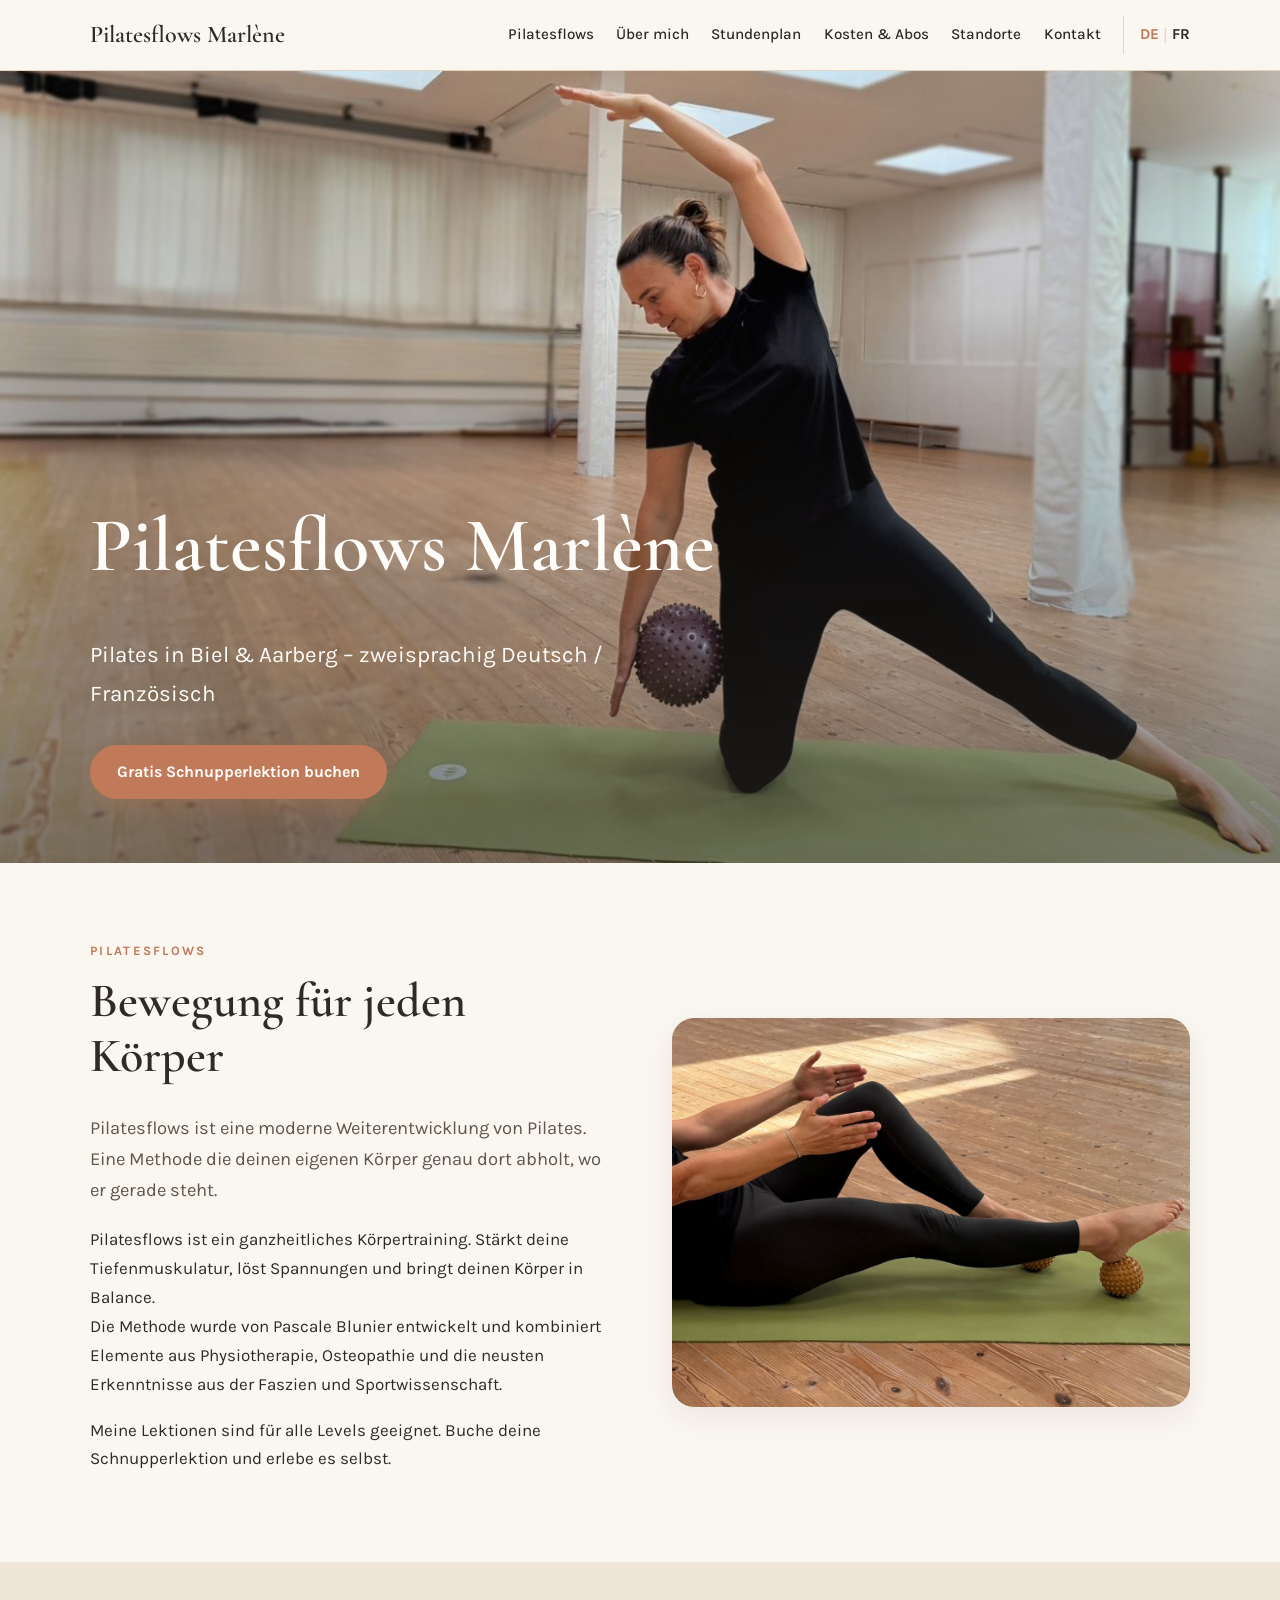
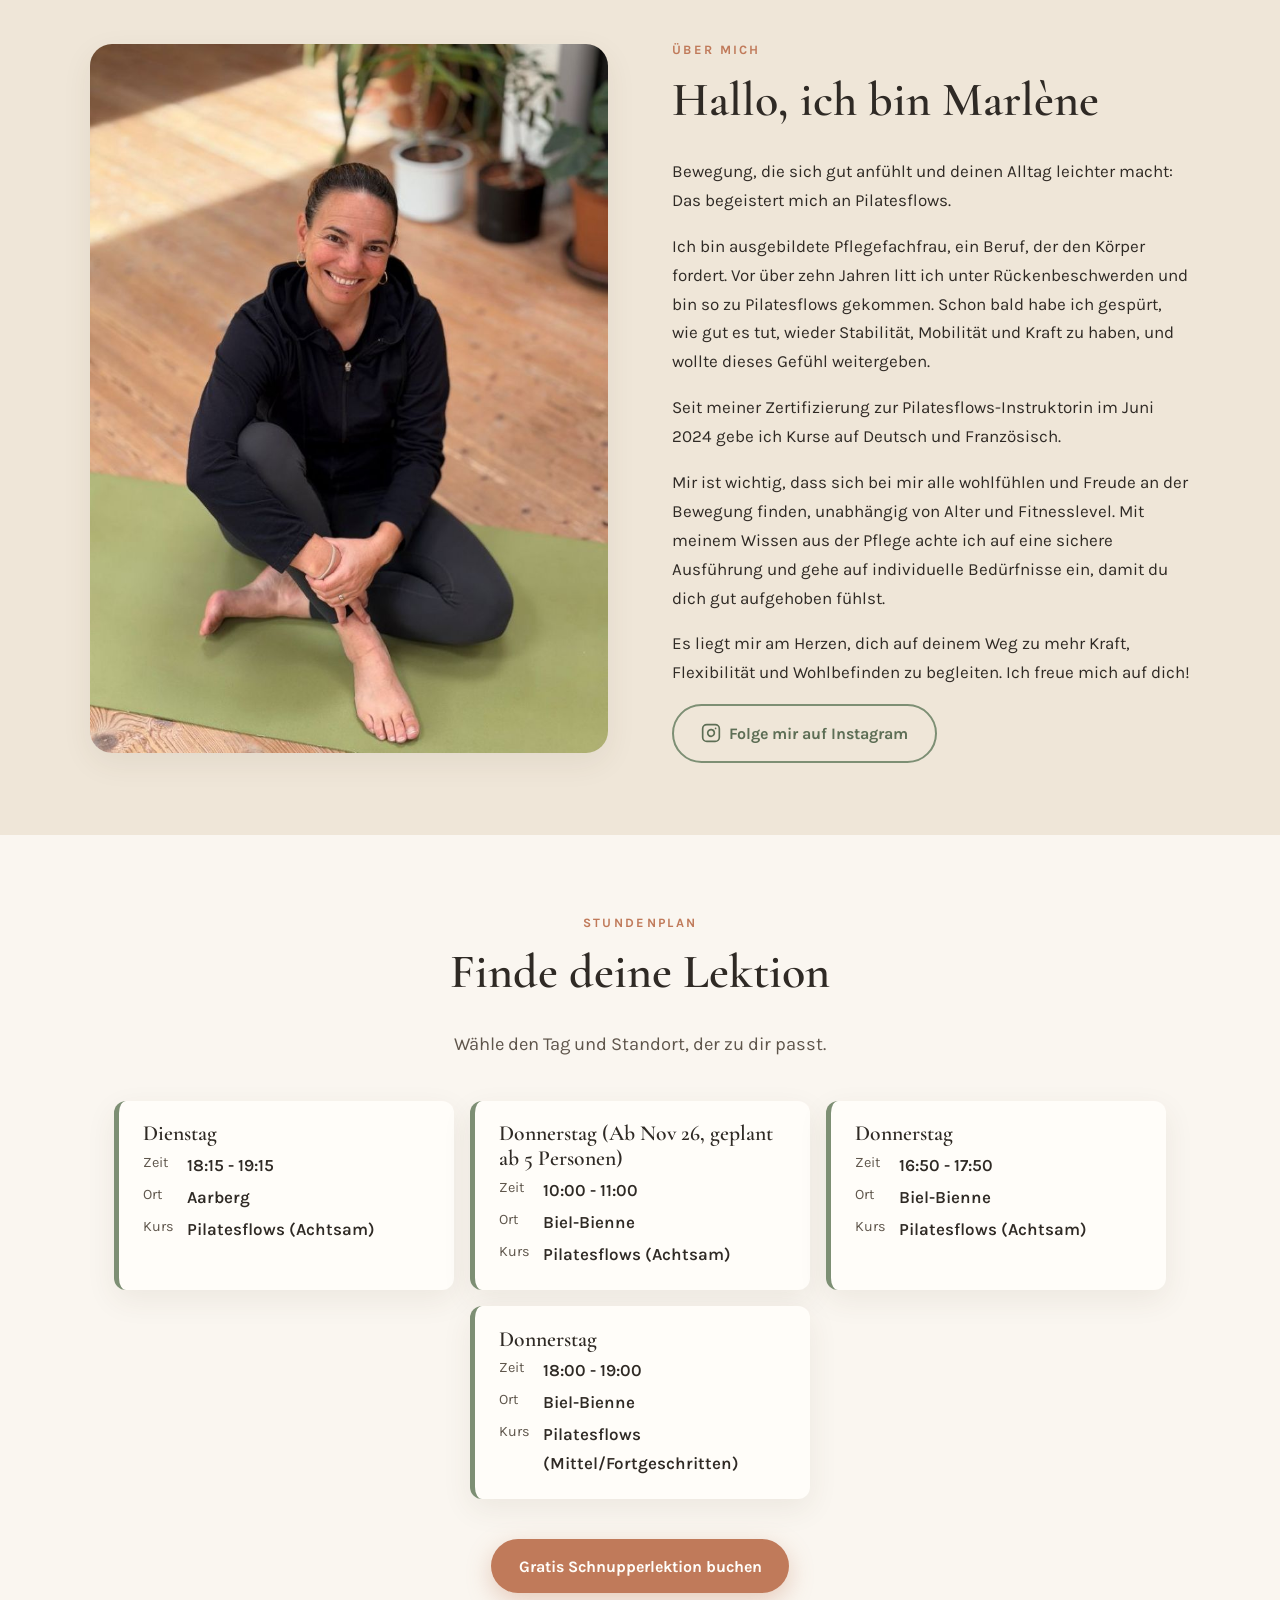
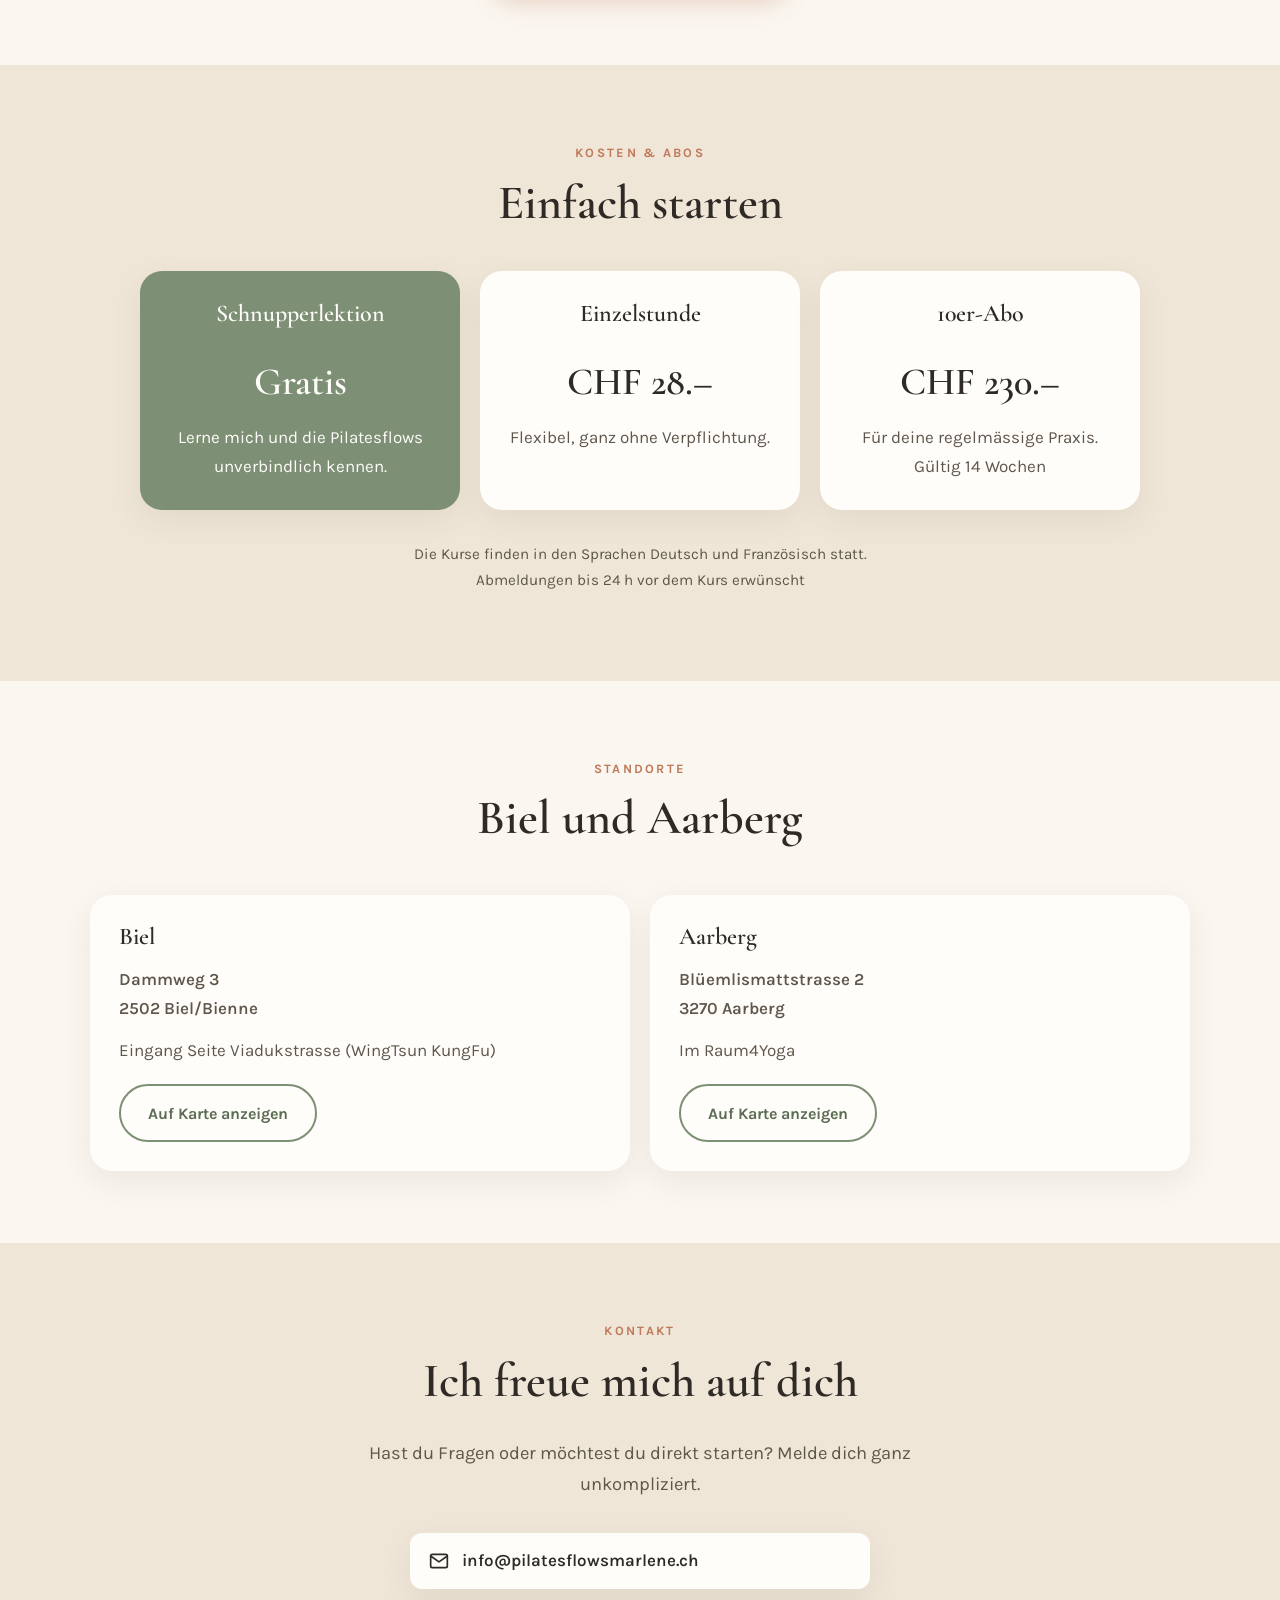
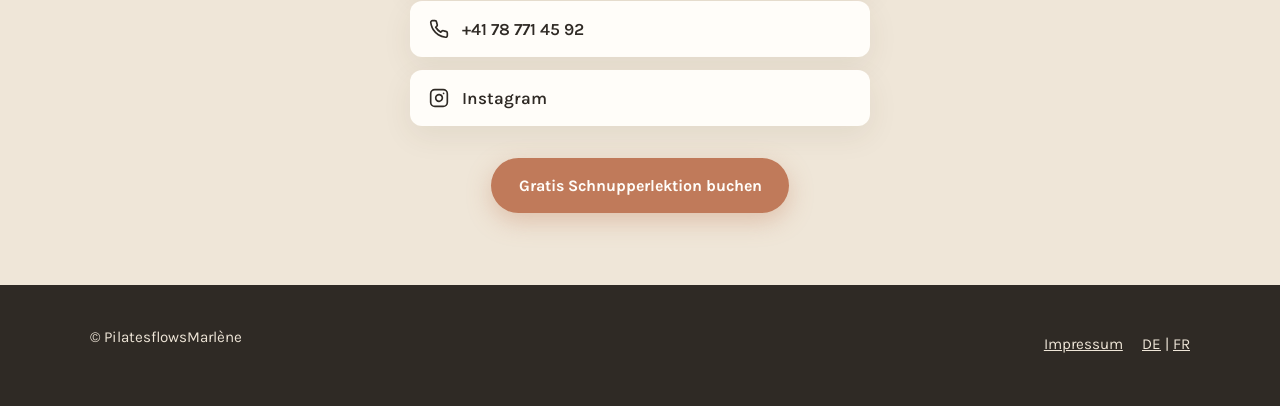
<file: index.html>
<!DOCTYPE html>
<html lang="de">
<head>
  <meta charset="utf-8">
  <meta name="viewport" content="width=device-width, initial-scale=1">
  <title>PilatesflowsMarlène | Pilates in Biel & Aarberg | Kurse auf Deutsch & Französisch</title>
  <meta name="description" content="Pilates für jedes Level in Biel-Bienne & Aarberg. Entdecke die besondere Bewegungsmethode für jeden Körper in den zweisprachigen Kursen mit Marlène.">
  <meta property="og:title" content="PilatesflowsMarlene | Pilates in Biel & Aarberg | Kurse auf Deutsch & Französisch">
  <meta property="og:description" content="Pilates für jedes Level in Biel-Bienne & Aarberg. Entdecke die besondere Bewegungsmethode für jeden Körper in den zweisprachigen Kursen mit Marlène.">
  <meta property="og:image" content="https://pilatesflowsmarlene.ch/images/whatsappimage.jpg" />
  <meta property="og:type" content="website">
  <meta name="geo.region" content="CH-BE">
  <meta name="geo.placename" content="Biel/Bienne, Aarberg, Nidau">
  <link rel="canonical" href="https://pilatesflowsmarlene.ch/">
  <link rel="alternate" hreflang="de" href="https://pilatesflowsmarlene.ch/">
  <link rel="alternate" hreflang="fr" href="https://pilatesflowsmarlene.ch/fr/">
  <link rel="alternate" hreflang="x-default" href="https://pilatesflowsmarlene.ch/">
  <link rel="preconnect" href="https://fonts.googleapis.com">
  <link rel="preconnect" href="https://fonts.gstatic.com" crossorigin>
  <link href="https://fonts.googleapis.com/css2?family=Cormorant+Garamond:wght@500;600&family=Karla:wght@400;500;700&display=swap" rel="stylesheet">
  <!-- Für Apple-Geräte (iPhone, iPad) auf dem Homescreen -->
  <link rel="apple-touch-icon" sizes="180x180" href="/apple-touch-icon.png">
  <!-- Für Android-Geräte und moderne Browser (Standardgrössen) -->
  <link rel="icon" type="image/png" sizes="32x32" href="/favicon-32x32.png">
  <link rel="icon" type="image/png" sizes="16x16" href="/favicon-16x16.png">
  <!-- Für Android-Geräte (Web App Manifest) -->
  <link rel="manifest" href="/site.webmanifest">
  <link rel="stylesheet" href="/css/style.css">
</head>
<body>
  <a class="skip" href="#main">Zum Inhalt springen</a>

  <header class="site-header">
    <nav class="container nav" aria-label="Hauptnavigation">
      <a class="logo" href="#top">Pilatesflows Marlène</a>
      <input type="checkbox" id="nav-toggle" class="nav-toggle" aria-label="Menü öffnen oder schliessen" aria-controls="nav-menu">
      <label for="nav-toggle" class="nav-burger" aria-hidden="true"><span></span><span></span><span></span></label>
      <ul class="nav-menu" id="nav-menu">
        <li><a href="#pilatesflows">Pilatesflows</a></li>
        <li><a href="#ueber-mich">Über mich</a></li>
        <li><a href="#stundenplan">Stundenplan</a></li>
        <li><a href="#kosten">Kosten &amp; Abos</a></li>
        <li><a href="#standorte">Standorte</a></li>
        <li><a href="#kontakt">Kontakt</a></li>
        <li class="lang"><a href="index.html" aria-current="true" lang="de">DE</a><span aria-hidden="true">|</span><a href="fr/index.html" hreflang="fr" lang="fr">FR</a></li>
      </ul>
    </nav>
  </header>

  <main id="main">
    <section class="hero" id="top" aria-labelledby="hero-title">
      <img src="images/hero.jpg" alt="Frau macht eine fliessende Pilates-Dehnung auf der Matte in einem hellen Studio" width="1600" height="1008" fetchpriority="high">
      <div class="container hero-content">
        <h1 id="hero-title">Pilatesflows Marlène</h1>
        <p>Pilates in Biel & Aarberg – zweisprachig Deutsch / Französisch</p>
        <a class="btn btn--primary" href="mailto:info@pilatesflowsmarlene.ch?subject=Anfrage%20Gratis%20Schnupperlektion&amp;body=Hallo%20Marlene%2C%0A%0Aich%20m%C3%B6chte%20gerne%20eine%20Gratis%20Schnupperlektion%20buchen.%0A%0AMein%20Name%3A%20%E2%80%A6%0ABevorzugter%20Standort%20(Biel%2FAarberg)%3A%20%E2%80%A6%0ABevorzugter%20Tag%2FZeit%3A%20%E2%80%A6">Gratis Schnupperlektion buchen</a>
      </div>
    </section>

    <section class="section" id="pilatesflows" aria-labelledby="flows-title">
      <div class="container">
        <div class="split">
          <div>
            <span class="eyebrow">Pilatesflows</span>
            <h2 id="flows-title">Bewegung für jeden Körper</h2>
            <p class="lead">Pilatesflows ist eine moderne Weiterentwicklung von Pilates. Eine Methode die deinen eigenen Körper genau dort abholt, wo er gerade steht.</p>
            <p>Pilatesflows ist ein ganzheitliches Körpertraining. Stärkt deine Tiefenmuskulatur, löst Spannungen und bringt deinen Körper in Balance.<br>
            Die Methode wurde von Pascale Blunier entwickelt und kombiniert Elemente aus Physiotherapie, Osteopathie und die neusten Erkenntnisse aus der Faszien und Sportwissenschaft.</p>
            <p>Meine Lektionen sind für alle Levels geeignet. Buche deine Schnupperlektion und erlebe es selbst.</p>
          </div>
          <img src="images/flows.jpg" alt="Kleine Gruppe bei einer Pilatesflow-Lektion auf Matten" width="1200" height="912" loading="lazy">
        </div>
      </div>
    </section>

    <section class="section section--sand" id="ueber-mich" aria-labelledby="about-title">
      <div class="container split about">
        <img src="images/marlene.jpg" alt="Porträt von Marlène, Pilatesinstruktorin" width="800" height="1008" loading="lazy">
        <div>
          <span class="eyebrow">Über mich</span>
          <h2 id="about-title">Hallo, ich bin Marlène</h2>
          <p>Bewegung, die sich gut anfühlt und deinen Alltag leichter macht: Das begeistert mich an Pilatesflows.</p>
          <p>Ich bin ausgebildete Pflegefachfrau, ein Beruf, der den Körper fordert. Vor über zehn Jahren litt ich unter Rückenbeschwerden und bin so zu Pilatesflows gekommen. Schon bald habe ich gespürt, wie gut es tut, wieder Stabilität, Mobilität und Kraft zu haben, und wollte dieses Gefühl weitergeben.</p>
          <p>Seit meiner Zertifizierung zur Pilatesflows-Instruktorin im Juni 2024 gebe ich Kurse auf Deutsch und Französisch.</p>
          <p>Mir ist wichtig, dass sich bei mir alle wohlfühlen und Freude an der Bewegung finden, unabhängig von Alter und Fitnesslevel. Mit meinem Wissen aus der Pflege achte ich auf eine sichere Ausführung und gehe auf individuelle Bedürfnisse ein, damit du dich gut aufgehoben fühlst.</p>
          <p>Es liegt mir am Herzen, dich auf deinem Weg zu mehr Kraft, Flexibilität und Wohlbefinden zu begleiten. Ich freue mich auf dich!</p>
          <a class="btn btn--ghost" href="https://www.instagram.com/pilatesflowsmarlene/" target="_blank" rel="noopener"><svg xmlns="http://www.w3.org/2000/svg" width="20" height="20" viewBox="0 0 24 24" fill="none" stroke="currentColor" stroke-width="2" stroke-linecap="round" stroke-linejoin="round" style="vertical-align: middle;">
                                    <rect x="2" y="2" width="20" height="20" rx="5" ry="5"></rect>
                                    <path d="M16 11.37A4 4 0 1 1 12.63 8 4 4 0 0 1 16 11.37z"></path>
                                    <line x1="17.5" y1="6.5" x2="17.51" y2="6.5"></line>
                                </svg>Folge mir auf Instagram</a>
        </div>
      </div>
    </section>

    <section class="section" id="stundenplan" aria-labelledby="schedule-title">
      <div class="container center">
        <span class="eyebrow">Stundenplan</span>
        <h2 id="schedule-title">Finde deine Lektion</h2>
        <p class="lead">Wähle den Tag und Standort, der zu dir passt.</p>
        <div class="schedule" style="text-align:left">
          <article class="slot"><h3>Dienstag</h3><dl><dt>Zeit</dt><dd>18:15 - 19:15</dd><dt>Ort</dt><dd>Aarberg</dd><dt>Kurs</dt><dd>Pilatesflows (Achtsam)</dd></dl></article>
          <article class="slot"><h3>Donnerstag (Ab Nov 26, geplant ab 5 Personen)</h3><dl><dt>Zeit</dt><dd>10:00 - 11:00</dd><dt>Ort</dt><dd>Biel-Bienne</dd><dt>Kurs</dt><dd>Pilatesflows (Achtsam)</dd></dl></article>
          <article class="slot"><h3>Donnerstag</h3><dl><dt>Zeit</dt><dd>16:50 - 17:50</dd><dt>Ort</dt><dd>Biel-Bienne</dd><dt>Kurs</dt><dd> Pilatesflows (Achtsam)</dd></dl></article>
          <article class="slot"><h3>Donnerstag</h3><dl><dt>Zeit</dt><dd>18:00 - 19:00</dd><dt>Ort</dt><dd>Biel-Bienne</dd><dt>Kurs</dt><dd>Pilatesflows (Mittel/Fortgeschritten)</dd></dl></article>
        </div>
        <div class="cta-wrap">
          <a class="btn btn--primary" href="mailto:info@pilatesflowsmarlene.ch?subject=Anfrage%20Gratis%20Schnupperlektion&amp;body=Hallo%20Marlene%2C%0A%0Aich%20m%C3%B6chte%20gerne%20eine%20Gratis%20Schnupperlektion%20buchen.%0A%0AMein%20Name%3A%20%E2%80%A6%0ABevorzugter%20Standort%20(Biel%2FAarberg)%3A%20%E2%80%A6%0ABevorzugter%20Tag%2FZeit%3A%20%E2%80%A6">Gratis Schnupperlektion buchen</a>
        </div>
      </div>
    </section>

    <section class="section section--sand" id="kosten" aria-labelledby="prices-title">
      <div class="container center">
        <span class="eyebrow">Kosten &amp; Abos</span>
        <h2 id="prices-title">Einfach starten</h2>
        <div class="prices">
          <article class="card price price--featured"><h3>Schnupperlektion</h3><p class="amount">Gratis</p><p>Lerne mich und die Pilatesflows unverbindlich kennen.</p></article>
          <article class="card price"><h3>Einzelstunde</h3><p class="amount">CHF 28.–</p><p>Flexibel, ganz ohne Verpflichtung.</p></article>
          <article class="card price"><h3>10er-Abo</h3><p class="amount">CHF 230.–</p><p>Für deine regelmässige Praxis. Gültig 14 Wochen</p></article>
        </div>
        <p class="note">Die Kurse finden in den Sprachen Deutsch und Französisch statt.<br>
        Abmeldungen bis 24 h vor dem Kurs erwünscht</p>
      </div>
    </section>

    <section class="section" id="standorte" aria-labelledby="locations-title">
      <div class="container">
        <div class="center">
          <span class="eyebrow">Standorte</span>
          <h2 id="locations-title">Biel und Aarberg</h2>
        </div>
        <div class="cards">
          <article class="card location">
            <h3>Biel</h3>
            <address>  
              <p>
                  Dammweg 3<br>
                  2502 Biel/Bienne
              </p>
            </address>
            <p>Eingang Seite Viadukstrasse (WingTsun KungFu)</p>
            <a class="btn btn--ghost" href="https://www.google.com/maps/search/?api=1&amp;query=Dammweg+3%2C+2502+Biel%2FBienne" target="_blank" rel="noopener">Auf Karte anzeigen</a>
          </article>
          <article class="card location">
            <h3>Aarberg</h3>
            <address>
               <p>
                  Blüemlismattstrasse 2<br>
                  3270 Aarberg
              </p>
            </address>
            <p>Im Raum4Yoga</p>
            <a class="btn btn--ghost" href="https://www.google.com/maps/search/?api=1&amp;query=Bl%C3%BCemlismattstrasse+2%2C+3270+Aarberg" target="_blank" rel="noopener">Auf Karte anzeigen</a>
          </article>
        </div>
      </div>
    </section>

    <section class="section section--sand" id="kontakt" aria-labelledby="contact-title">
      <div class="container center">
        <span class="eyebrow">Kontakt</span>
        <h2 id="contact-title">Ich freue mich auf dich</h2>
        <p class="lead">Hast du Fragen oder möchtest du direkt starten? Melde dich ganz unkompliziert.</p>
        <ul class="contact-list">
          <li><a href="mailto:info@pilatesflowsmarlene.ch"><svg xmlns="http://www.w3.org/2000/svg" width="20" height="20" viewBox="0 0 24 24" fill="none" stroke="currentColor" stroke-width="2" stroke-linecap="round" stroke-linejoin="round" style="vertical-align: middle;" aria-hidden="true"><path d="M4 4h16c1.1 0 2 .9 2 2v12c0 1.1-.9 2-2 2H4c-1.1 0-2-.9-2-2V6c0-1.1.9-2 2-2z"></path><polyline points="22,6 12,13 2,6"></polyline></svg> info@pilatesflowsmarlene.ch</a></li>
          <li><a href="tel:+41787714592"><svg xmlns="http://www.w3.org/2000/svg" width="20" height="20" viewBox="0 0 24 24" fill="none" stroke="currentColor" stroke-width="2" stroke-linecap="round" stroke-linejoin="round" style="vertical-align: middle;" aria-hidden="true"><path d="M22 16.92v3a2 2 0 0 1-2.18 2 19.79 19.79 0 0 1-8.63-3.07 19.5 19.5 0 0 1-6-6 19.79 19.79 0 0 1-3.07-8.67A2 2 0 0 1 4.11 2h3a2 2 0 0 1 2 1.72 12.84 12.84 0 0 0 .7 2.81 2 2 0 0 1-.45 2.11L8.09 9.91a16 16 0 0 0 6 6l1.27-1.27a2 2 0 0 1 2.11-.45 12.84 12.84 0 0 0 2.81.7A2 2 0 0 1 22 16.92z"></path></svg> +41 78 771 45 92</a></li>
          <li><a href="https://www.instagram.com/pilatesflowsmarlene/" target="_blank" rel="noopener"><svg xmlns="http://www.w3.org/2000/svg" width="20" height="20" viewBox="0 0 24 24" fill="none" stroke="currentColor" stroke-width="2" stroke-linecap="round" stroke-linejoin="round" style="vertical-align: middle;">
                                    <rect x="2" y="2" width="20" height="20" rx="5" ry="5"></rect>
                                    <path d="M16 11.37A4 4 0 1 1 12.63 8 4 4 0 0 1 16 11.37z"></path>
                                    <line x1="17.5" y1="6.5" x2="17.51" y2="6.5"></line>
                                </svg>Instagram</a></li>
        </ul>
        <a class="btn btn--primary" href="mailto:info@pilatesflowsmarlene.ch?subject=Anfrage%20Gratis%20Schnupperlektion&amp;body=Hallo%20Marlene%2C%0A%0Aich%20m%C3%B6chte%20gerne%20eine%20Gratis%20Schnupperlektion%20buchen.%0A%0AMein%20Name%3A%20%E2%80%A6%0ABevorzugter%20Standort%20(Biel%2FAarberg)%3A%20%E2%80%A6%0ABevorzugter%20Tag%2FZeit%3A%20%E2%80%A6">Gratis Schnupperlektion buchen</a>
      </div>
    </section>
  </main>

  <footer class="site-footer">
    <div class="container footer-inner">
      <p>© PilatesflowsMarlène</p>
      <ul class="footer-links">
        <li><a href="impressum.html">Impressum</a></li>
        <li><a href="index.html" aria-current="true">DE</a> | <a href="fr/index.html" hreflang="fr" lang="fr">FR</a></li>
      </ul>
    </div>
  </footer>
      <!-- Zurück-nach-oben-Button -->
    <button id="nach-oben" aria-label="Zurück nach oben" title="Zurück nach oben">↑</button>
    <script>
        const button = document.getElementById('nach-oben');

        // Button erst anzeigen, wenn man etwas runtergescrollt hat
        window.addEventListener('scroll', () => {
            button.classList.toggle('sichtbar', window.scrollY > 300);
        });

        // Beim Klick nach oben scrollen
        button.addEventListener('click', () => {
            window.scrollTo({ top: 0, behavior: 'smooth' });
        });
    </script>
</body>
</html>
</file>
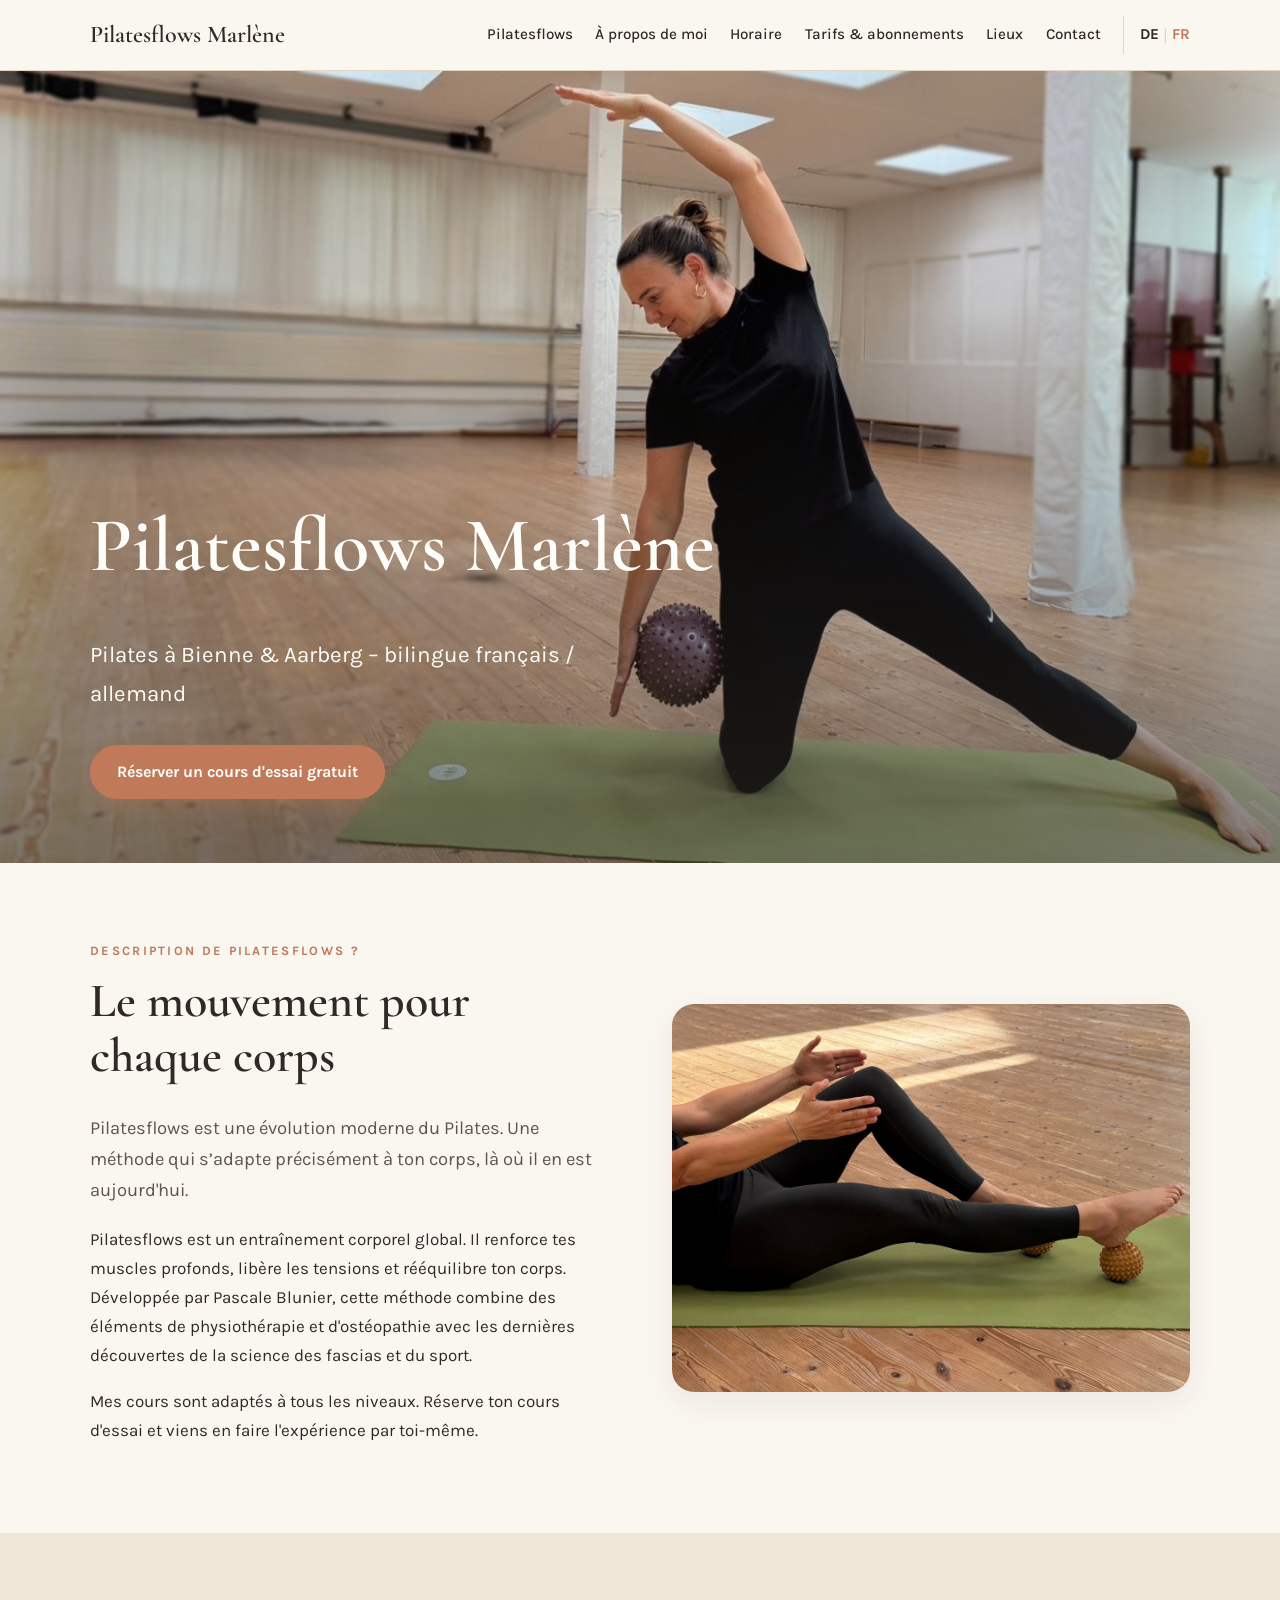
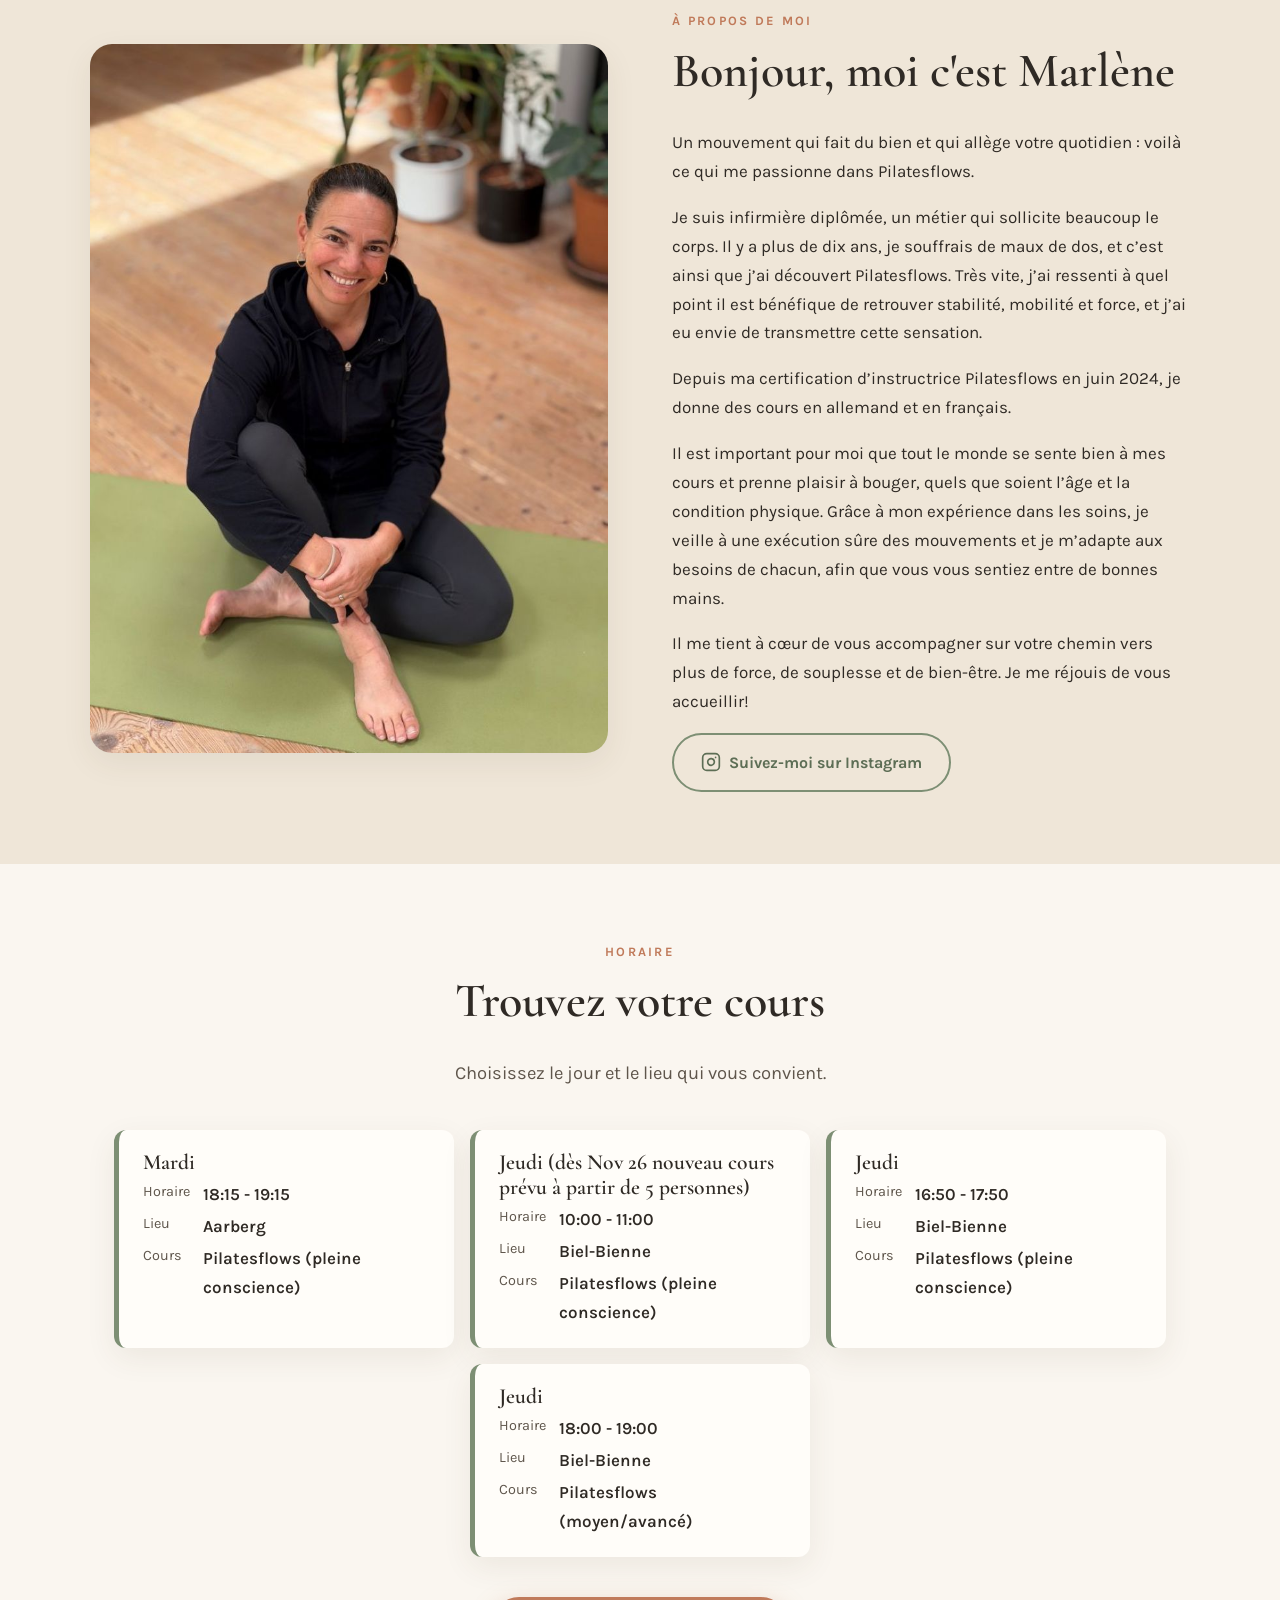
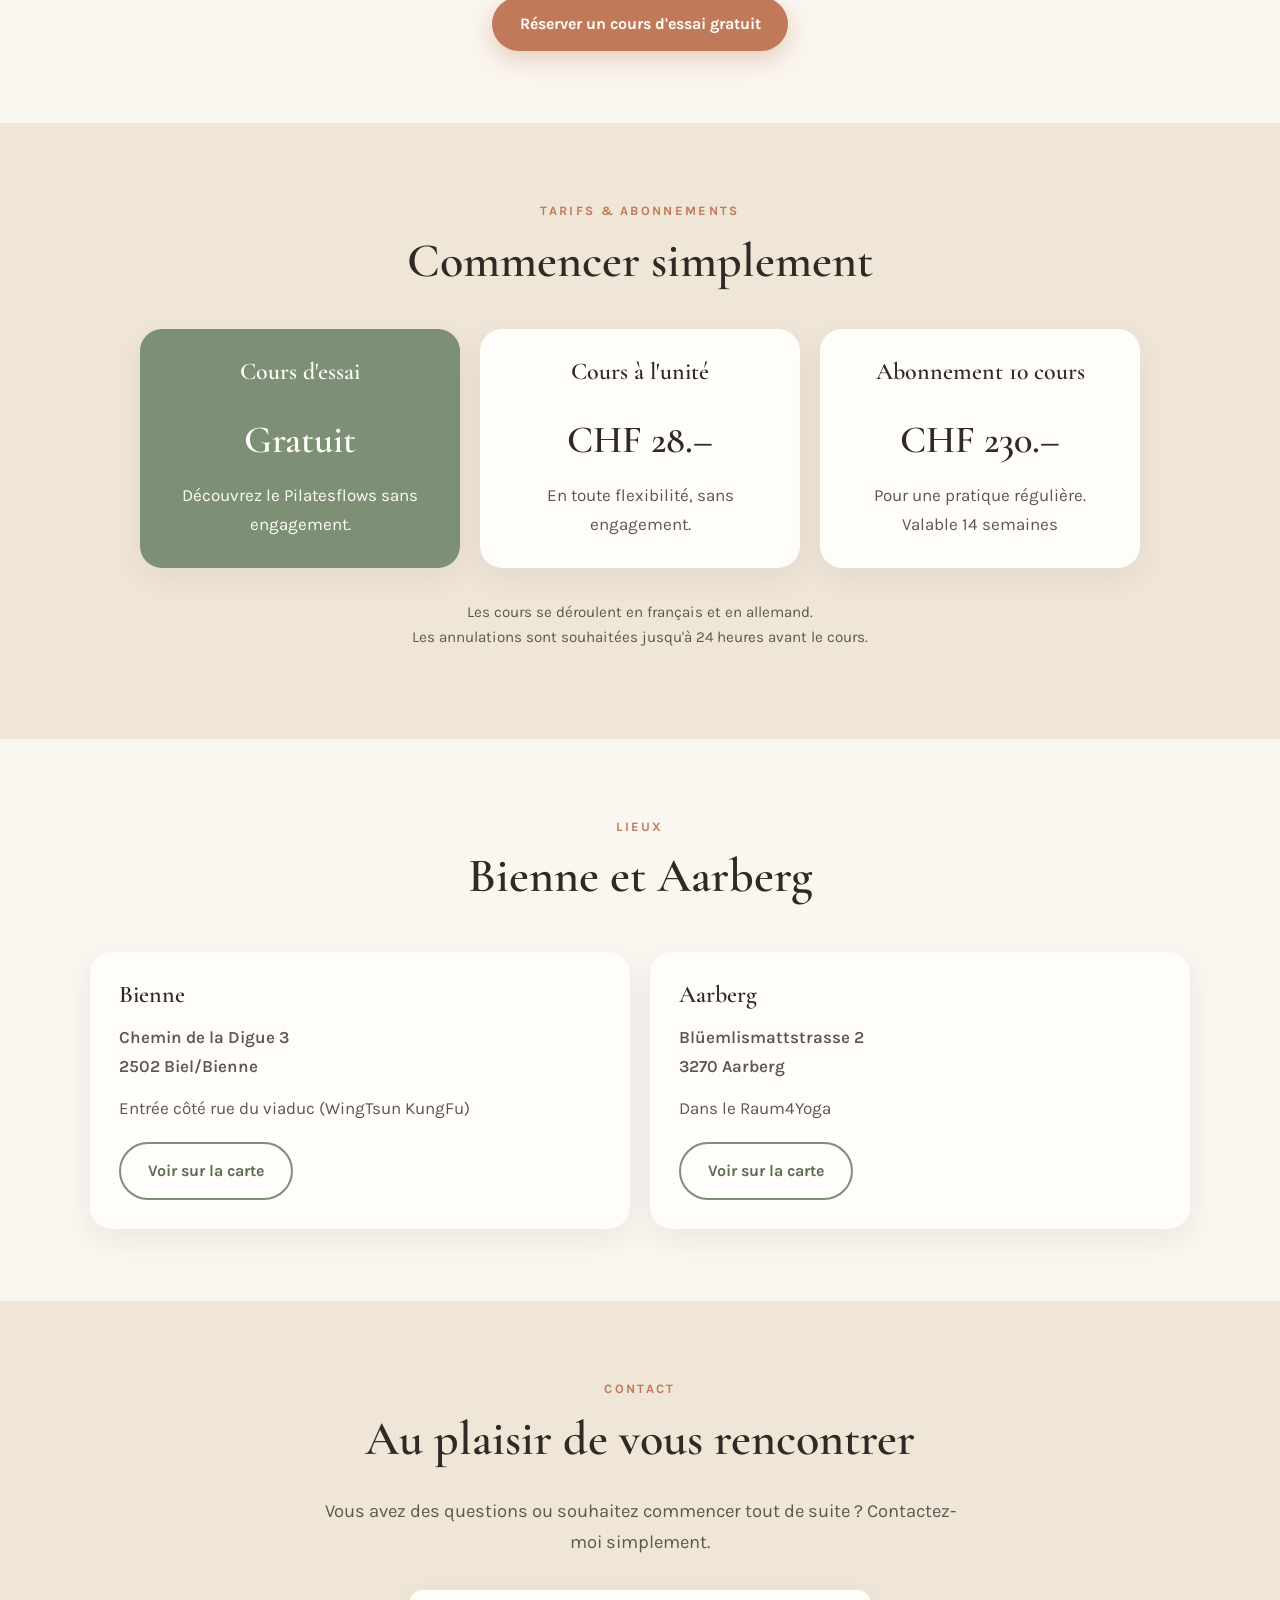
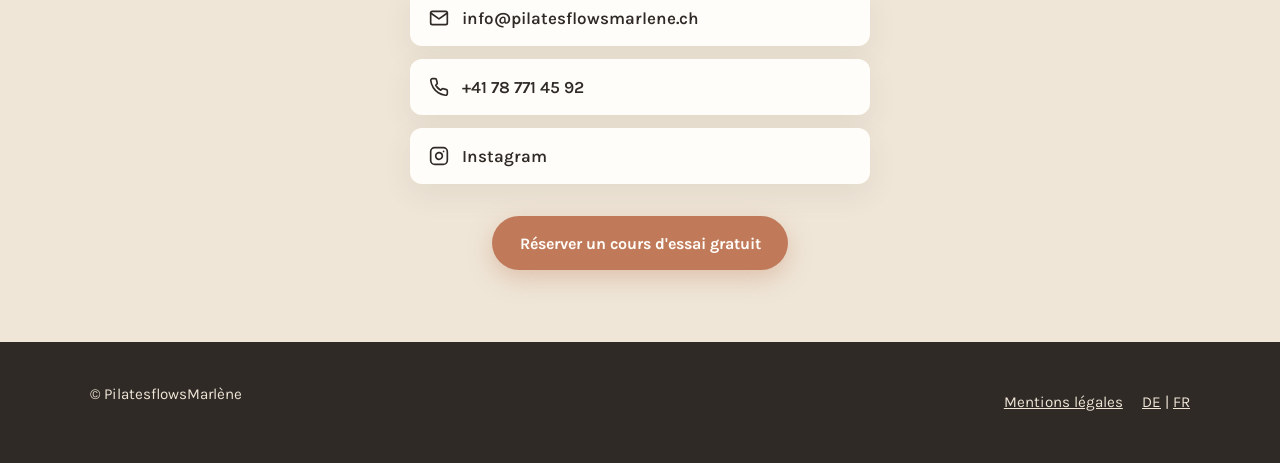
<file: fr/index.html>
<!DOCTYPE html>
<html lang="fr">
<head>
  <meta charset="utf-8">
  <meta name="viewport" content="width=device-width, initial-scale=1">
  <title>PilatesflowsMarlène | Cours de Pilates bilingues à Bienne & Aarberg</title>
  <meta name="description" content="Pilates pour tous les niveaux à Bienne & Aarberg. Découvrez une méthode de mouvement unique, adaptée à chaque corps, dans des cours bilingues avec Marlène.">
  <meta property="og:title" content="PilatesflowsMarlene | Cours de Pilates bilingues à Bienne & Aarberg">
  <meta property="og:description" content="Pilates pour tous les niveaux à Bienne & Aarberg. Découvrez une méthode de mouvement unique, adaptée à chaque corps, dans des cours bilingues avec Marlène.">
  <meta property="og:image" content="https://pilatesflowsmarlene.ch/images/whatsappimage.jpg" />
  <meta property="og:type" content="website">
  <meta property="og:locale" content="fr_CH" />
  <meta name="geo.region" content="CH-BE">
  <meta name="geo.placename" content="Biel/Bienne, Aarberg, Nidau">
  <link rel="canonical" href="https://pilatesflowsmarlene.ch/fr/">
  <link rel="alternate" hreflang="de" href="https://pilatesflowsmarlene.ch/">
  <link rel="alternate" hreflang="fr" href="https://pilatesflowsmarlene.ch/fr/">
  <link rel="alternate" hreflang="x-default" href="https://pilatesflowsmarlene.ch/">
  <link rel="preconnect" href="https://fonts.googleapis.com">
  <link rel="preconnect" href="https://fonts.gstatic.com" crossorigin>
  <link href="https://fonts.googleapis.com/css2?family=Cormorant+Garamond:wght@500;600&family=Karla:wght@400;500;700&display=swap" rel="stylesheet">
  <!-- Für Apple-Geräte (iPhone, iPad) auf dem Homescreen -->
  <link rel="apple-touch-icon" sizes="180x180" href="/apple-touch-icon.png">
  <!-- Für Android-Geräte und moderne Browser (Standardgrössen) -->
  <link rel="icon" type="image/png" sizes="32x32" href="/favicon-32x32.png">
  <link rel="icon" type="image/png" sizes="16x16" href="/favicon-16x16.png">
  <!-- Für Android-Geräte (Web App Manifest) -->
  <link rel="manifest" href="/site.webmanifest">
  <link rel="stylesheet" href="../css/style.css">
</head>
<body>
  <a class="skip" href="#main">Aller au contenu</a>

  <header class="site-header">
    <nav class="container nav" aria-label="Navigation principale">
      <a class="logo" href="#top">Pilatesflows Marlène</a>
      <input type="checkbox" id="nav-toggle" class="nav-toggle" aria-label="Ouvrir ou fermer le menu" aria-controls="nav-menu">
      <label for="nav-toggle" class="nav-burger" aria-hidden="true"><span></span><span></span><span></span></label>
      <ul class="nav-menu" id="nav-menu">
        <li><a href="#pilatesflows">Pilatesflows</a></li>
        <li><a href="#a-propos">À propos de moi</a></li>
        <li><a href="#horaire">Horaire</a></li>
        <li><a href="#tarifs">Tarifs &amp; abonnements</a></li>
        <li><a href="#lieux">Lieux</a></li>
        <li><a href="#contact">Contact</a></li>
        <li class="lang"><a href="../index.html" hreflang="de" lang="de">DE</a><span aria-hidden="true">|</span><a href="index.html" aria-current="true" lang="fr">FR</a></li>
      </ul>
    </nav>
  </header>

  <main id="main">
    <section class="hero" id="top" aria-labelledby="hero-title">
      <img src="../images/hero.jpg" alt="Femme effectuant un étirement fluide de Pilates sur un tapis dans un studio lumineux" width="1600" height="1008" fetchpriority="high">
      <div class="container hero-content">
        <h1 id="hero-title">Pilatesflows Marlène</h1>
        <p>Pilates à Bienne & Aarberg – bilingue français / allemand</p>
        <a class="btn btn--primary" href="mailto:info@pilatesflowsmarlene.ch?subject=Demande%20de%20cours%20d%27essai%20gratuit&amp;body=Bonjour%20Marlene%2C%0A%0AJe%20souhaite%20r%C3%A9server%20un%20cours%20d%27essai%20gratuit.%0A%0AMon%20nom%20%3A%20%E2%80%A6%0ALieu%20de%20pr%C3%A9f%C3%A9rence%20(Bienne%2FAarberg)%20%3A%20%E2%80%A6%0AJour%20%2F%20heure%20de%20pr%C3%A9f%C3%A9rence%20%3A%20%E2%80%A6">Réserver un cours d'essai gratuit</a>
      </div>
    </section>

    <section class="section" id="pilatesflows" aria-labelledby="flows-title">
      <div class="container">
        <div class="split">
          <div>
            <span class="eyebrow">Description de Pilatesflows ?</span>
                        <h2 id="flows-title">Le mouvement pour chaque corps</h2>
            <p class="lead">Pilatesflows est une évolution moderne du Pilates. Une méthode qui s’adapte précisément à ton corps, là où il en est aujourd'hui.</p>
            <p>Pilatesflows est un entraînement corporel global. Il renforce tes muscles profonds, libère les tensions et rééquilibre ton corps.<br>
            Développée par Pascale Blunier, cette méthode combine des éléments de physiothérapie et d'ostéopathie avec les dernières découvertes de la science des fascias et du sport.</p>
            <p>Mes cours sont adaptés à tous les niveaux. Réserve ton cours d'essai et viens en faire l'expérience par toi-même.</p>
          </div>
          <img src="../images/flows.jpg" alt="Petit groupe pendant un cours de Pilatesflow sur des tapis" width="1200" height="912" loading="lazy">
        </div>
      </div>
    </section>

    <section class="section section--sand" id="a-propos" aria-labelledby="about-title">
      <div class="container split about">
        <img src="../images/marlene.jpg" alt="Portrait de Marlene, instructrice de Pilates" width="800" height="1008" loading="lazy">
        <div>
          <span class="eyebrow">À propos de moi</span>
          <h2 id="about-title">Bonjour, moi c'est Marlène</h2>
          <p>Un mouvement qui fait du bien et qui allège votre quotidien : voilà ce qui me passionne dans Pilatesflows.</p>
          <p>Je suis infirmière diplômée, un métier qui sollicite beaucoup le corps. Il y a plus de dix ans, je souffrais de maux de dos, et c’est ainsi que j’ai découvert Pilatesflows. Très vite, j’ai ressenti à quel point il est bénéfique de retrouver stabilité, mobilité et force, et j’ai eu envie de transmettre cette sensation.</p>
          <p>Depuis ma certification d’instructrice Pilatesflows en juin 2024, je donne des cours en allemand et en français.</p>
          <p>Il est important pour moi que tout le monde se sente bien à mes cours et prenne plaisir à bouger, quels que soient l’âge et la condition physique. Grâce à mon expérience dans les soins, je veille à une exécution sûre des mouvements et je m’adapte aux besoins de chacun, afin que vous vous sentiez entre de bonnes mains.</p>
          <p>Il me tient à cœur de vous accompagner sur votre chemin vers plus de force, de souplesse et de bien-être. Je me réjouis de vous accueillir!</p>
                    <a class="btn btn--ghost" href="https://www.instagram.com/pilatesflowsmarlene/" target="_blank" rel="noopener"><svg xmlns="http://www.w3.org/2000/svg" width="20" height="20" viewBox="0 0 24 24" fill="none" stroke="currentColor" stroke-width="2" stroke-linecap="round" stroke-linejoin="round" style="vertical-align: middle;">
                                    <rect x="2" y="2" width="20" height="20" rx="5" ry="5"></rect>
                                    <path d="M16 11.37A4 4 0 1 1 12.63 8 4 4 0 0 1 16 11.37z"></path>
                                    <line x1="17.5" y1="6.5" x2="17.51" y2="6.5"></line>
                                </svg>Suivez-moi sur Instagram</a>
        </div>
      </div>
    </section>

    <section class="section" id="horaire" aria-labelledby="schedule-title">
      <div class="container center">
        <span class="eyebrow">Horaire</span>
        <h2 id="schedule-title">Trouvez votre cours</h2>
        <p class="lead">Choisissez le jour et le lieu qui vous convient.</p>
        <div class="schedule" style="text-align:left">
          <article class="slot"><h3>Mardi</h3><dl><dt>Horaire</dt><dd>18:15 - 19:15</dd><dt>Lieu</dt><dd>Aarberg</dd><dt>Cours</dt><dd>Pilatesflows (pleine conscience)</dd></dl></article>
          <article class="slot"><h3>Jeudi (dès Nov 26 nouveau cours  prévu à partir de 5 personnes)</h3><dl><dt>Horaire</dt><dd>10:00 - 11:00</dd><dt>Lieu</dt><dd>Biel-Bienne</dd><dt>Cours</dt><dd>Pilatesflows (pleine conscience)</dd></dl></article>
          <article class="slot"><h3>Jeudi</h3><dl><dt>Horaire</dt><dd>16:50 - 17:50</dd><dt>Lieu</dt><dd>Biel-Bienne</dd><dt>Cours</dt><dd> Pilatesflows (pleine conscience)</dd></dl></article>
          <article class="slot"><h3>Jeudi</h3><dl><dt>Horaire</dt><dd>18:00 - 19:00</dd><dt>Lieu</dt><dd>Biel-Bienne</dd><dt>Cours</dt><dd>Pilatesflows (moyen/avancé)</dd></dl></article>
        </div>
        <div class="cta-wrap">
          <a class="btn btn--primary" href="mailto:info@pilatesflowsmarlene.ch?subject=Demande%20de%20cours%20d%27essai%20gratuit&amp;body=Bonjour%20Marlene%2C%0A%0AJe%20souhaite%20r%C3%A9server%20un%20cours%20d%27essai%20gratuit.%0A%0AMon%20nom%20%3A%20%E2%80%A6%0ALieu%20de%20pr%C3%A9f%C3%A9rence%20(Bienne%2FAarberg)%20%3A%20%E2%80%A6%0AJour%20%2F%20heure%20de%20pr%C3%A9f%C3%A9rence%20%3A%20%E2%80%A6">Réserver un cours d'essai gratuit</a>
        </div>
      </div>
    </section>

    <section class="section section--sand" id="tarifs" aria-labelledby="prices-title">
      <div class="container center">
        <span class="eyebrow">Tarifs &amp; abonnements</span>
        <h2 id="prices-title">Commencer simplement</h2>
        <div class="prices">
          <article class="card price price--featured"><h3>Cours d'essai</h3><p class="amount">Gratuit</p><p>Découvrez le Pilatesflows sans engagement.</p></article>
          <article class="card price"><h3>Cours à l'unité</h3><p class="amount">CHF 28.–</p><p>En toute flexibilité, sans engagement.</p></article>
          <article class="card price"><h3>Abonnement 10 cours</h3><p class="amount">CHF 230.–</p><p>Pour une pratique régulière. Valable 14 semaines</p></article>
        </div>
        <p class="note">Les cours se déroulent en français et en allemand.<br>
                        Les annulations sont souhaitées jusqu'à 24 heures avant le cours.</p>

      </div>
    </section>

    <section class="section" id="lieux" aria-labelledby="locations-title">
      <div class="container">
        <div class="center">
          <span class="eyebrow">Lieux</span>
          <h2 id="locations-title">Bienne et Aarberg</h2>
        </div>
        <div class="cards">
          <article class="card location">
            <h3>Bienne</h3>
            <address><p>
                Chemin de la Digue 3<br>
                2502 Biel/Bienne
              </p>
            </address>
            <p>Entrée côté rue du viaduc (WingTsun KungFu)</p>
            <a class="btn btn--ghost" href="https://www.google.com/maps/search/?api=1&amp;query=Dammweg+3%2C+2502+Biel%2FBienne" target="_blank" rel="noopener">Voir sur la carte</a>
          </article>
          <article class="card location">
            <h3>Aarberg</h3>
            <address><p>Blüemlismattstrasse 2<br>
              3270 Aarberg
            </p>
            </address>
            <p>Dans le Raum4Yoga</p>
            <a class="btn btn--ghost" href="https://www.google.com/maps/search/?api=1&amp;query=Bl%C3%BCemlismattstrasse+2%2C+3270+Aarberg" target="_blank" rel="noopener">Voir sur la carte</a>
          </article>
        </div>
      </div>
    </section>

    <section class="section section--sand" id="contact" aria-labelledby="contact-title">
      <div class="container center">
        <span class="eyebrow">Contact</span>
        <h2 id="contact-title">Au plaisir de vous rencontrer</h2>
        <p class="lead">Vous avez des questions ou souhaitez commencer tout de suite ? Contactez-moi simplement.</p>
        <ul class="contact-list">
          <li><a href="mailto:info@pilatesflowsmarlene.ch"><svg xmlns="http://www.w3.org/2000/svg" width="20" height="20" viewBox="0 0 24 24" fill="none" stroke="currentColor" stroke-width="2" stroke-linecap="round" stroke-linejoin="round" style="vertical-align: middle;" aria-hidden="true"><path d="M4 4h16c1.1 0 2 .9 2 2v12c0 1.1-.9 2-2 2H4c-1.1 0-2-.9-2-2V6c0-1.1.9-2 2-2z"></path><polyline points="22,6 12,13 2,6"></polyline></svg> info@pilatesflowsmarlene.ch</a></li>
          <li><a href="tel:+41787714592"><svg xmlns="http://www.w3.org/2000/svg" width="20" height="20" viewBox="0 0 24 24" fill="none" stroke="currentColor" stroke-width="2" stroke-linecap="round" stroke-linejoin="round" style="vertical-align: middle;" aria-hidden="true"><path d="M22 16.92v3a2 2 0 0 1-2.18 2 19.79 19.79 0 0 1-8.63-3.07 19.5 19.5 0 0 1-6-6 19.79 19.79 0 0 1-3.07-8.67A2 2 0 0 1 4.11 2h3a2 2 0 0 1 2 1.72 12.84 12.84 0 0 0 .7 2.81 2 2 0 0 1-.45 2.11L8.09 9.91a16 16 0 0 0 6 6l1.27-1.27a2 2 0 0 1 2.11-.45 12.84 12.84 0 0 0 2.81.7A2 2 0 0 1 22 16.92z"></path></svg> +41 78 771 45 92</a></li>
          <li><a href="https://www.instagram.com/pilatesflowsmarlene/" target="_blank" rel="noopener"><svg xmlns="http://www.w3.org/2000/svg" width="20" height="20" viewBox="0 0 24 24" fill="none" stroke="currentColor" stroke-width="2" stroke-linecap="round" stroke-linejoin="round" style="vertical-align: middle;">
                                    <rect x="2" y="2" width="20" height="20" rx="5" ry="5"></rect>
                                    <path d="M16 11.37A4 4 0 1 1 12.63 8 4 4 0 0 1 16 11.37z"></path>
                                    <line x1="17.5" y1="6.5" x2="17.51" y2="6.5"></line>
                                </svg>Instagram</a></li>
        </ul>
        <a class="btn btn--primary" href="mailto:info@pilatesflowsmarlene.ch?subject=Demande%20de%20cours%20d%27essai%20gratuit&amp;body=Bonjour%20Marlene%2C%0A%0Aje%20souhaiterais%20r%C3%A9server%20un%20cours%20d%27essai%20gratuit.%0A%0AMon%20nom%20%3A%20%E2%80%A6%0ALieu%20pr%C3%A9f%C3%A9r%C3%A9%20(Bienne%2FAarberg)%20%3A%20%E2%80%A6%0AJour%2Fheure%20pr%C3%A9f%C3%A9r%C3%A9s%20%3A%20%E2%80%A6">Réserver un cours d'essai gratuit</a>
      </div>
    </section>
  </main>

  <footer class="site-footer">
    <div class="container footer-inner">
      <p>© PilatesflowsMarlène</p>
      <ul class="footer-links">
        <li><a href="../impressum.html">Mentions légales</a></li>
        <li><a href="../index.html" hreflang="de" lang="de">DE</a> | <a href="index.html" aria-current="true">FR</a></li>
      </ul>
    </div>
  </footer>
      <!-- Bouton retour en haut -->
    <button id="nach-oben" aria-label="Retour en haut" title="Retour en haut">↑</button>
    <script>
        const button = document.getElementById('nach-oben');

        // Button erst anzeigen, wenn man etwas runtergescrollt hat
        window.addEventListener('scroll', () => {
            button.classList.toggle('sichtbar', window.scrollY > 300);
        });

        // Beim Klick nach oben scrollen
        button.addEventListener('click', () => {
            window.scrollTo({ top: 0, behavior: 'smooth' });
        });
    </script>
</body>
</html>
</file>
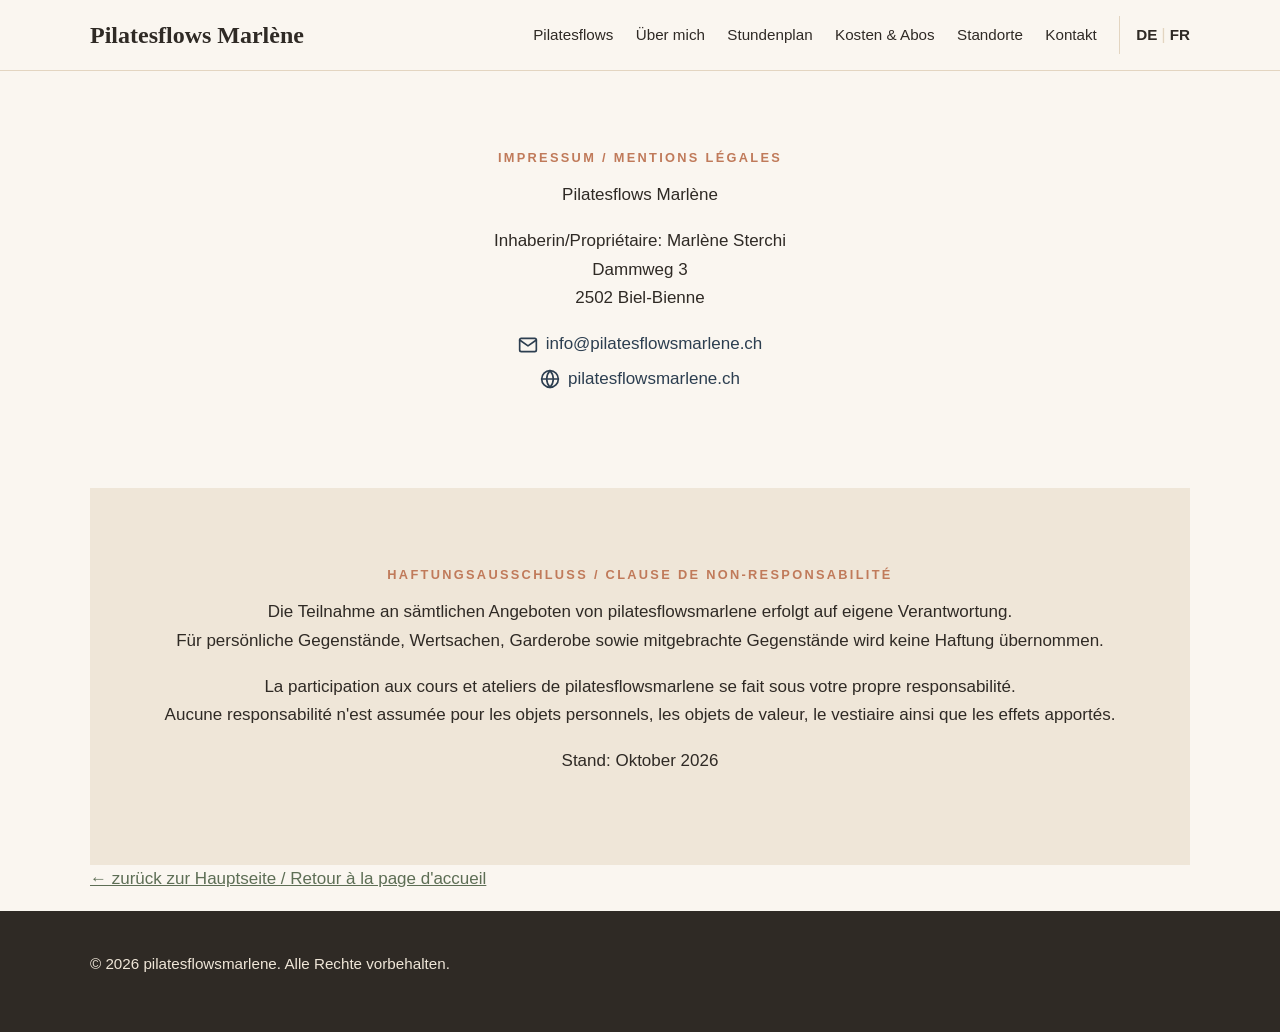
<file: impressum.html>
<!DOCTYPE html>
<html lang="de-CH">
<head>
    <meta charset="UTF-8">
    <meta name="viewport" content="width=device-width, initial-scale=1.0">

    <!-- Suchmaschinen-Optimierung (SEO) -->
    <title>Impressum | PilatesflowsMarlene</title>
    <link rel="stylesheet" href="css/style.css">
    <meta name="description" content="Impressum und Haftungsausschluss von pilatesflowsmarlene, Biel/Bienne.">
    <link rel="canonical" href="https://pilatesflowsmarlene.ch/impressum.html">
    <meta name="robots" content="index, follow">

    <!-- Geografische Signale für lokale Suche in der Schweiz -->
    <meta name="geo.region" content="CH-BE">
    <meta name="geo.placename" content="Biel/Bienne, Aarberg, Nidau">

    <meta property="og:type" content="website" />
    <meta property="og:title" content="Impressum | PilatesflowsMarlene" />
    <meta property="og:description" content="Impressum und Haftungsausschluss von pilatesflowsmarlene, Biel/Bienne." />
    <meta property="og:url" content="https://pilatesflowsmarlene.ch/impressum.html" />
</head>
<body>

  <header class="site-header">
    <nav class="container nav" aria-label="Hauptnavigation">
      <a class="logo" href="index.html">Pilatesflows Marlène</a>
      <input type="checkbox" id="nav-toggle" class="nav-toggle" aria-label="Menü öffnen oder schliessen" aria-controls="nav-menu">
      <label for="nav-toggle" class="nav-burger" aria-hidden="true"><span></span><span></span><span></span></label>
      <ul class="nav-menu" id="nav-menu">
        <li><a href="index.html#pilatesflows">Pilatesflows</a></li>
        <li><a href="index.html#ueber-mich">Über mich</a></li>
        <li><a href="index.html#stundenplan">Stundenplan</a></li>
        <li><a href="index.html#kosten">Kosten &amp; Abos</a></li>
        <li><a href="index.html#standorte">Standorte</a></li>
        <li><a href="index.html#kontakt">Kontakt</a></li>
        <li class="lang"><a href="index.html" lang="de">DE</a><span aria-hidden="true">|</span><a href="fr/index.html" hreflang="fr" lang="fr">FR</a></li>
      </ul>
    </nav>
  </header>  

    <div class="container">

        <div id="lang-de">
 
            <!-- 1. Impressum / Mentions légales-->
            <section class="section" id="impressum" aria-labelledby="impressum-title">
            <div class="container">
                <div class="center">
                <span class="eyebrow" id="impressum-title">Impressum / Mentions légales</span>
                <p>Pilatesflows Marlène</p>
                <p>Inhaberin/Propriétaire: Marlène Sterchi<br>
                   Dammweg 3<br>
                   2502 Biel-Bienne</p>


                <p class="kontakt-details">
                    <a href="mailto:info@pilatesflowsmarlene.ch" style="display: inline-flex; align-items: center; gap: 8px; color: #2c3e50; text-decoration: none;">
                        <svg xmlns="http://www.w3.org/2000/svg" width="20" height="20" viewBox="0 0 24 24" fill="none" stroke="currentColor" stroke-width="2" stroke-linecap="round" stroke-linejoin="round" style="vertical-align: middle;" aria-hidden="true"><path d="M4 4h16c1.1 0 2 .9 2 2v12c0 1.1-.9 2-2 2H4c-1.1 0-2-.9-2-2V6c0-1.1.9-2 2-2z"></path><polyline points="22,6 12,13 2,6"></polyline></svg>
                        info@pilatesflowsmarlene.ch
                    </a><br>
                    <a href="https://pilatesflowsmarlene.ch" target="_blank" rel="noopener" style="display: inline-flex; align-items: center; gap: 8px; color: #2c3e50; text-decoration: none;">
                        <svg xmlns="http://www.w3.org/2000/svg" width="20" height="20" viewBox="0 0 24 24" fill="none" stroke="currentColor" stroke-width="2" stroke-linecap="round" stroke-linejoin="round" style="vertical-align: middle;" aria-hidden="true">
                            <circle cx="12" cy="12" r="10"></circle>
                            <line x1="2" y1="12" x2="22" y2="12"></line>
                            <path d="M12 2a15.3 15.3 0 0 1 4 10 15.3 15.3 0 0 1-4 10 15.3 15.3 0 0 1-4-10 15.3 15.3 0 0 1 4-10z"></path>
                        </svg>
                        pilatesflowsmarlene.ch
                    </a>
                </p>
                </div>
            </div>
            </section>

            <!-- 2. Haftungsausschluss -->
             <section class="section section--sand" id="Haftungsausschluss" aria-labelledby="haftung-title">
                <div class="container center">
                <span class="eyebrow" id="haftung-title">Haftungsausschluss / Clause de non-responsabilité</span>

                <p>Die Teilnahme an sämtlichen Angeboten von pilatesflowsmarlene erfolgt auf eigene Verantwortung.<br>
                Für persönliche Gegenstände, Wertsachen, Garderobe sowie mitgebrachte Gegenstände wird keine Haftung übernommen.</p>

                <p lang="fr">La participation aux cours et ateliers de pilatesflowsmarlene se fait sous votre propre responsabilité.<br>
                Aucune responsabilité n'est assumée pour les objets personnels, les objets de valeur, le vestiaire ainsi que les effets apportés.</p>

                <p>Stand: Oktober 2026</p>
                </div>
            </section>

            <p><a href="index.html" class="back-link">← zurück zur Hauptseite / Retour à la page d'accueil</a></p>

        
        </div>

    </div>

    <!-- 6. Impressum -->
    <footer class="site-footer">
        <div class="container footer-inner">
            <p>&copy;  2026 pilatesflowsmarlene. Alle Rechte vorbehalten.</p>
        </div>
    </footer>

</body>
</html>
</file>
<file: css/style.css>
/* Pilates Flows Marlene – gemeinsames Stylesheet (DE/FR) */
:root {
  --cream: #faf6f0;
  --sand: #efe6d8;
  --beige: #e3d5c1;
  --sage: #7d8f74;
  --sage-dark: #5d6e55;
  --terra: #c07a5a;
  --text: #2f2a25;
  --text-soft: #5f564c;
  --white: #fffdf9;
  --radius: 22px;
  --radius-sm: 12px;
  --shadow: 0 10px 30px rgba(80, 60, 40, 0.08);
  --shadow-hover: 0 16px 40px rgba(80, 60, 40, 0.14);
  --serif: "Cormorant Garamond", Georgia, "Times New Roman", serif;
  --sans: "Karla", "Helvetica Neue", Arial, sans-serif;
  --max: 1140px;
}

*, *::before, *::after { box-sizing: border-box; }
html { scroll-behavior: smooth; scroll-padding-top: 80px; }
body {
  margin: 0;
  font-family: var(--sans);
  font-size: 1.0625rem;
  line-height: 1.7;
  color: var(--text);
  background: var(--cream);
}
img { max-width: 100%; height: auto; display: block; }
a { color: var(--sage-dark); }
a:focus-visible, label:focus-visible, .btn:focus-visible, .nav-toggle:focus-visible + label {
  outline: 3px solid var(--terra);
  outline-offset: 3px;
  border-radius: 6px;
}
h1, h2, h3 { font-family: var(--serif); font-weight: 600; line-height: 1.15; margin: 0 0 0.6em; }
h1 { font-size: clamp(2.6rem, 8vw, 4.8rem); }
h2 { font-size: clamp(2rem, 5vw, 3rem); }
h3 { font-size: 1.5rem; }
p { margin: 0 0 1em; }

.container { width: 100%; max-width: var(--max); margin: 0 auto; padding: 0 1.25rem; }
.section { padding: 4.5rem 0; }
.section--sand { background: var(--sand); }
.eyebrow {
  display: inline-block; font-size: 0.8rem; letter-spacing: 0.18em; text-transform: uppercase;
  color: var(--terra); font-weight: 700; margin-bottom: 0.75rem;
}
.lead { font-size: 1.15rem; color: var(--text-soft); max-width: 640px; }
.center { text-align: center; }
.center .lead { margin-left: auto; margin-right: auto; }

/* Skip link */
.skip { position: absolute; left: -999px; top: 0; background: var(--text); color: var(--white); padding: 0.6rem 1rem; z-index: 100; }
.skip:focus { left: 1rem; top: 1rem; }

/* Buttons */
.btn {
  display: inline-flex; align-items: center; justify-content: center; gap: 0.5rem;
  min-height: 48px; padding: 0.85rem 1.7rem; border-radius: 999px;
  font-family: var(--sans); font-weight: 700; font-size: 1rem; text-decoration: none;
  transition: transform 0.25s ease, box-shadow 0.25s ease, background 0.25s ease;
}
.btn--primary { background: var(--terra); color: var(--white); box-shadow: 0 8px 24px rgba(192, 122, 90, 0.35); }
.btn--primary:hover { background: #a9654a; transform: translateY(-2px); box-shadow: 0 12px 30px rgba(192, 122, 90, 0.45); }
.btn--ghost { border: 2px solid var(--sage); color: var(--sage-dark); background: transparent; }
.btn--ghost:hover { background: var(--sage); color: var(--white); transform: translateY(-2px); }
.cta-wrap { margin-top: 2.5rem; text-align: center; }

/* Header / Nav */
.site-header {
  position: sticky; top: 0; z-index: 50;
  background: rgba(250, 246, 240, 0.92); backdrop-filter: blur(10px);
  border-bottom: 1px solid var(--beige);
}
.nav { display: flex; align-items: center; justify-content: space-between; min-height: 70px; flex-wrap: wrap; }
.logo { font-family: var(--serif); font-size: 1.5rem; font-weight: 600; color: var(--text); text-decoration: none; }
.nav-toggle { position: absolute; opacity: 0; width: 1px; height: 1px; }
.nav-burger {
  width: 48px; height: 48px; display: flex; flex-direction: column; justify-content: center; align-items: center; gap: 6px; cursor: pointer;
}
.nav-burger span { width: 24px; height: 2px; background: var(--text); transition: transform 0.3s, opacity 0.3s; }
.nav-toggle:checked + .nav-burger span:nth-child(1) { transform: translateY(8px) rotate(45deg); }
.nav-toggle:checked + .nav-burger span:nth-child(2) { opacity: 0; }
.nav-toggle:checked + .nav-burger span:nth-child(3) { transform: translateY(-8px) rotate(-45deg); }
.nav-toggle:focus-visible + .nav-burger { outline: 3px solid var(--terra); border-radius: 8px; }
.nav-menu {
  display: none; width: 100%; list-style: none; margin: 0; padding: 0.5rem 0 1.25rem;
}
.nav-toggle:checked ~ .nav-menu { display: block; }
.nav-menu a {
  display: block; padding: 0.7rem 0.25rem; color: var(--text); text-decoration: none; font-weight: 500;
  transition: color 0.2s;
}
.nav-menu a:hover { color: var(--terra); }
.lang { display: flex; gap: 0.25rem; align-items: center; padding-top: 0.5rem; }
.lang a { display: inline-block; padding: 0.4rem 0.6rem; font-weight: 700; font-size: 0.9rem; }
.lang a[aria-current="true"] { color: var(--terra); }
.lang span { color: var(--beige); }

@media (min-width: 900px) {
  .nav { flex-wrap: nowrap; }
  .nav-burger { display: none; }
  .nav-menu { display: flex !important; width: auto; align-items: center; gap: 1.4rem; padding: 0; }
  .nav-menu a { padding: 0.4rem 0; font-size: 0.95rem; }
  .lang { padding: 0 0 0 1rem; border-left: 1px solid var(--beige); }
}

/* Hero */
.hero { position: relative; min-height: 88vh; display: flex; align-items: flex-end; overflow: hidden; }
.hero img { position: absolute; inset: 0; width: 100%; height: 100%; object-fit: cover; object-position: 40% center; }
.hero::after {
  content: ""; position: absolute; inset: 0;
  background: linear-gradient(180deg, rgba(47, 42, 37, 0.05) 30%, rgba(47, 42, 37, 0.6) 100%);
}
.hero-content { position: relative; z-index: 1; color: var(--white); padding: 6rem 1.25rem 4rem; }
.hero-content p { font-size: clamp(1.1rem, 3vw, 1.4rem); max-width: 560px; margin-bottom: 2rem; }

/* Flows */
.split { display: grid; gap: 2.5rem; align-items: center; }
.split img { border-radius: var(--radius); box-shadow: var(--shadow); width: 100%; aspect-ratio: 4 / 3; object-fit: cover; }
@media (min-width: 860px) { .split { grid-template-columns: 1fr 1fr; gap: 4rem; } }

.cards { display: grid; gap: 1.25rem; margin-top: 3rem; grid-template-columns: 1fr; }
@media (min-width: 560px) { .cards { grid-template-columns: repeat(2, 1fr); } }
@media (min-width: 960px) { .cards--4 { grid-template-columns: repeat(4, 1fr); } .cards--3 { grid-template-columns: repeat(3, 1fr); } }
.card {
  background: var(--white); border-radius: var(--radius); padding: 1.8rem; box-shadow: var(--shadow);
  transition: transform 0.3s ease, box-shadow 0.3s ease;
}
.card:hover { transform: translateY(-4px); box-shadow: var(--shadow-hover); }
.card-icon {
  width: 52px; height: 52px; border-radius: 50%; background: var(--sand); color: var(--sage-dark);
  display: grid; place-items: center; font-size: 1.5rem; margin-bottom: 1rem;
}
.card p { color: var(--text-soft); margin: 0; }

/* About */
.about img {
             aspect-ratio: 800 / 1094; 
             object-fit: contain; 
            }
.checklist { list-style: none; padding: 0; margin: 0 0 1.5rem; }
.checklist li { padding-left: 1.8rem; position: relative; margin-bottom: 0.5rem; font-weight: 500; }
.checklist li::before { content: "✓"; position: absolute; left: 0; color: var(--sage); font-weight: 700; }
.tags { display: flex; flex-wrap: wrap; gap: 0.6rem; list-style: none; padding: 0; margin: 0.5rem 0 2rem; }
.tags li {
  background: var(--sand); border-radius: 999px; padding: 0.45rem 1rem; font-size: 0.95rem;
  transition: background 0.2s;
}
.tags li:hover { background: var(--beige); }

/* Schedule */
.schedule {
  display: flex;
  flex-wrap: wrap;
  justify-content: center;
  gap: 1rem;
  margin-top: 2.5rem;
}
.slot {
  flex: 0 1 340px;   /* alle Kacheln gleich breit, dürfen nur schrumpfen */
  background: var(--white);
  border-radius: var(--radius-sm);
  padding: 1.3rem 1.5rem;
  box-shadow: var(--shadow);
  border-left: 5px solid var(--sage);
}
.slot:hover { box-shadow: var(--shadow-hover); }
.slot h3 { font-size: 1.35rem; margin-bottom: 0.3rem; }
.slot dl { margin: 0; display: grid; grid-template-columns: auto 1fr; gap: 0.2rem 0.8rem; }
.slot dt { color: var(--text-soft); font-size: 0.9rem; }
.slot dd { margin: 0; font-weight: 600; }

/* Pricing */
.prices {
  display: flex;
  flex-wrap: wrap;
  justify-content: center;
  gap: 1.25rem;
  margin-top: 2.5rem;
}
.price {
  text-align: center;
  display: flex;
  flex-direction: column;
  flex: 0 1 320px;   /* Wunschbreite, darf wachsen und schrumpfen */
  max-width: 340px;  /* verhindert zu breite Kacheln */
}
.price .amount { font-family: var(--serif); font-size: 2.4rem; font-weight: 600; color: var(--text); margin: 0.5rem 0; }
.price--featured { background: var(--sage); color: var(--white); }
.price--featured p, .price--featured .amount { color: var(--white); }
.note { margin-top: 2rem; font-size: 0.95rem; color: var(--text-soft); text-align: center; }

/* Locations */
.location address { font-style: normal; margin-bottom: 0.8rem; font-weight: 600; color: var(--text); }
.location .btn { margin-top: 1.2rem; }

/* Contact */
.contact-list { list-style: none; padding: 0; margin: 2rem auto; display: grid; gap: 0.8rem; max-width: 460px; }
.contact-list a {
  display: flex; align-items: center; gap: 0.8rem; min-height: 56px; padding: 0.8rem 1.2rem;
  background: var(--white); border-radius: var(--radius-sm); box-shadow: var(--shadow);
  text-decoration: none; color: var(--text); font-weight: 600; transition: transform 0.2s, box-shadow 0.2s;
}
.contact-list a:hover { transform: translateY(-2px); box-shadow: var(--shadow-hover); }
.contact-list span[aria-hidden] { color: var(--terra); font-size: 1.2rem; }

/* Footer */
.site-footer { background: var(--text); color: var(--sand); padding: 2.5rem 0; font-size: 0.95rem; }
.site-footer a { color: var(--sand); }
.site-footer a:hover { color: var(--white); }
.footer-inner { display: flex; flex-direction: column; gap: 1rem; align-items: center; text-align: center; }
.footer-links { display: flex; flex-wrap: wrap; gap: 1.2rem; justify-content: center; list-style: none; margin: 0; padding: 0; }
.footer-links a { display: inline-block; padding: 0.4rem 0; }
@media (min-width: 800px) { .footer-inner { flex-direction: row; justify-content: space-between; text-align: left; } }

@media (prefers-reduced-motion: reduce) {
  * { transition: none !important; scroll-behavior: auto !important; }
}
html {
        scroll-behavior: smooth; /* sanftes Scrollen */
        }

        #nach-oben {
        position: fixed;      /* läuft beim Scrollen mit */
        bottom: 24px;
        right: 24px;
        width: 48px;
        height: 48px;
        border: none;
        border-radius: 50%;
        background: #2563eb;
        color: #fff;
        font-size: 24px;
        cursor: pointer;
        box-shadow: 0 4px 12px rgba(0, 0, 0, 0.25);
        z-index: 1000;

        /* standardmäßig versteckt */
        opacity: 0;
        visibility: hidden;
        transition: opacity 0.3s, visibility 0.3s, transform 0.2s;
        }

        #nach-oben.sichtbar {
        opacity: 1;
        visibility: visible;
        }

        #nach-oben:hover {
        transform: translateY(-3px);
        }
</file>
